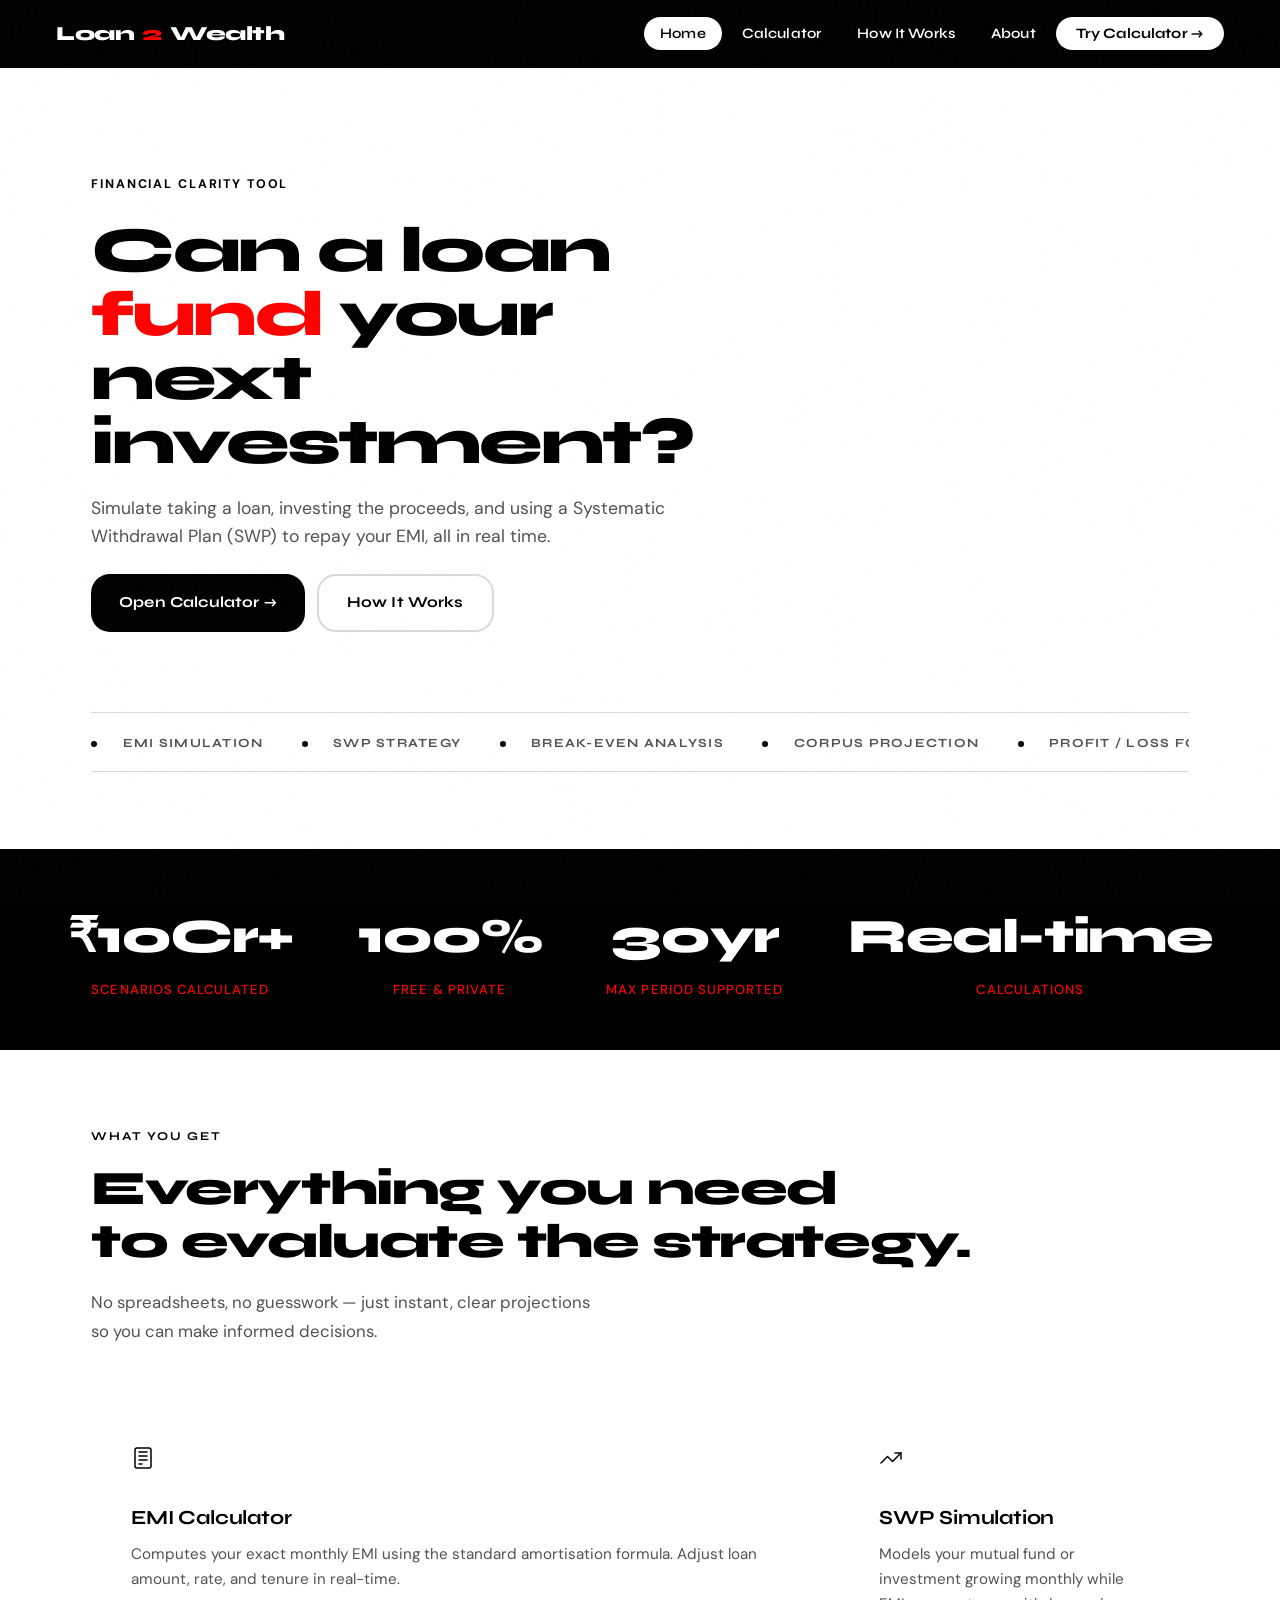
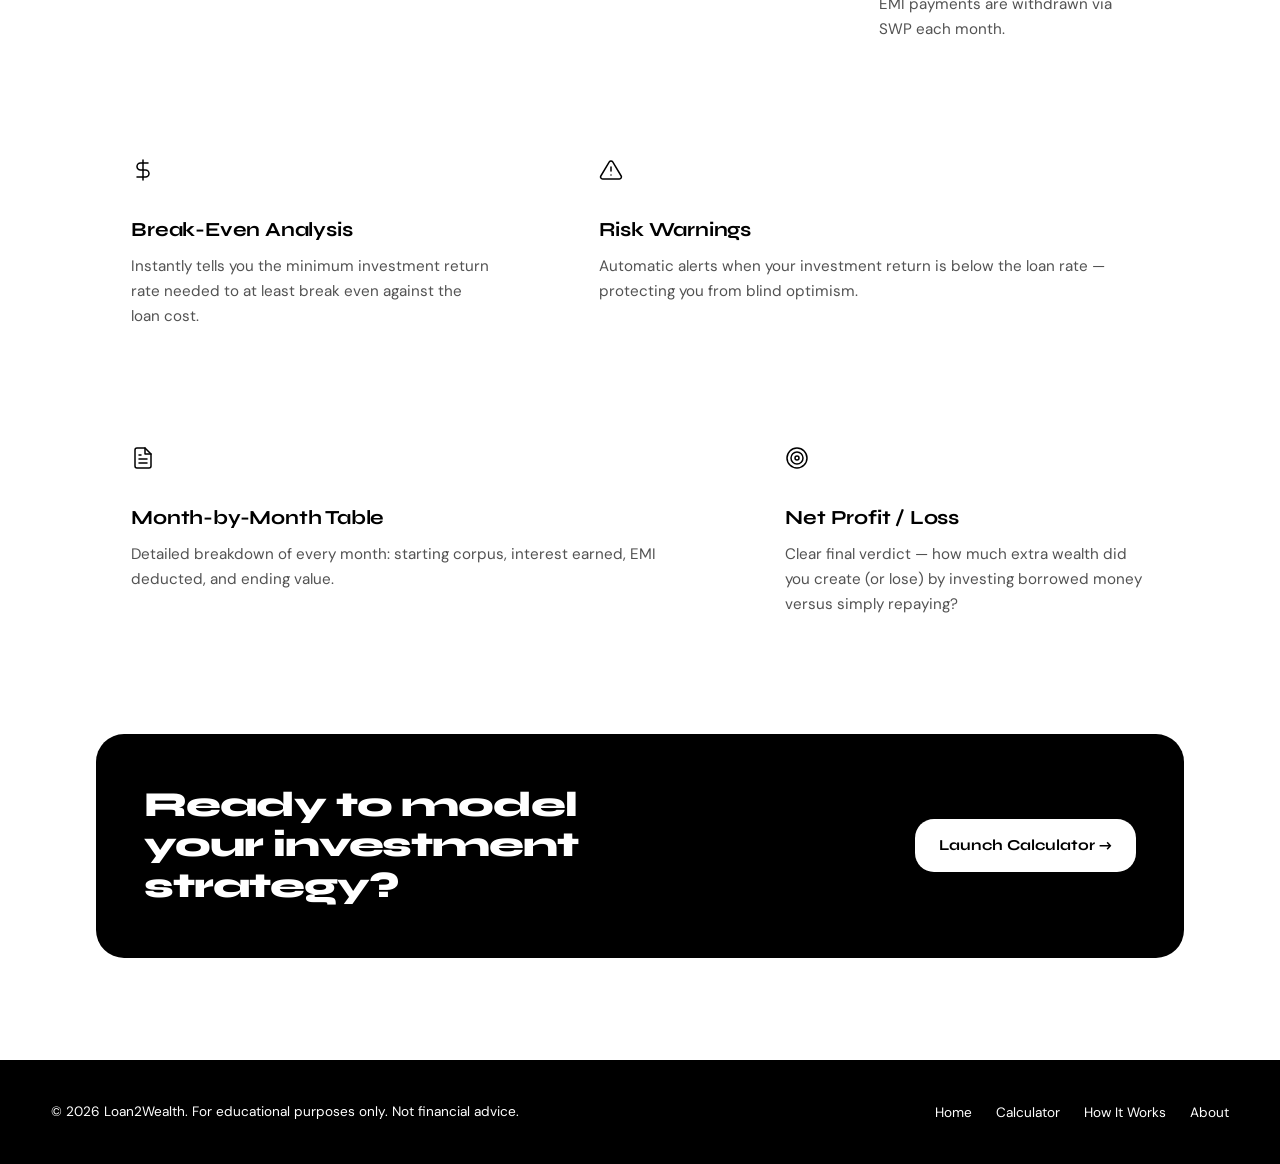
<file: index.html>
<!DOCTYPE html>
<html lang="en">

<head>
  <meta charset="UTF-8">
  <meta name="viewport" content="width=device-width, initial-scale=1.0">
  <title>Loan2Wealth — Loan-Funded Investment Calculator</title>
  <link rel="stylesheet" href="css/style.css">
  <link rel="stylesheet" href="css/home.css">
</head>

<body>

  <!-- ── NAV ─────────────────────────────────────────── -->
  <nav class="nav">
    <a href="index.html" class="nav-logo">Loan<span style="color: red;">2</span>Wealth</a>
    <button class="nav-toggle" id="navToggle" aria-label="Toggle menu">
      <span></span><span></span><span></span>
    </button>
    <ul class="nav-links" id="navLinks">
      <li><a href="index.html" class="active">Home</a></li>
      <li><a href="calculator.html">Calculator</a></li>
      <li><a href="how-it-works.html">How It Works</a></li>
      <li><a href="about.html">About</a></li>
      <li><a href="calculator.html" class="cta">Try Calculator →</a></li>
    </ul>
  </nav>

  <!-- ── HERO ────────────────────────────────────────── -->
  <div class="hero anim-fade-in">
    <div class="hero-content">
      <div class="hero-eyebrow">Financial Clarity Tool</div>
      <h1 class="hero-heading anim-fade-up delay-1">
        Can a loan <em>fund</em> your next investment?
      </h1>
      <p class="hero-sub anim-fade-up delay-2">
        Simulate taking a loan, investing the proceeds, and using a Systematic Withdrawal Plan (SWP) to repay your EMI,
        all in real time.
      </p>
      <div class="hero-actions anim-fade-up delay-3">
        <a href="calculator.html" class="btn btn-primary">Open Calculator →</a>
        <a href="how-it-works.html" class="btn btn-secondary">How It Works</a>
      </div>
    </div>

    <!-- Ticker -->
    <div class="hero-ticker">
      <div class="hero-ticker-inner">
        <span class="ticker-item"><span class="dot"></span> EMI Simulation</span>
        <span class="ticker-item"><span class="dot"></span> SWP Strategy</span>
        <span class="ticker-item"><span class="dot"></span> Break-Even Analysis</span>
        <span class="ticker-item"><span class="dot"></span> Corpus Projection</span>
        <span class="ticker-item"><span class="dot"></span> Profit / Loss Forecast</span>
        <span class="ticker-item"><span class="dot"></span> Interactive Charts</span>
        <!-- Duplicate for seamless loop -->
        <span class="ticker-item"><span class="dot"></span> EMI Simulation</span>
        <span class="ticker-item"><span class="dot"></span> SWP Strategy</span>
        <span class="ticker-item"><span class="dot"></span> Break-Even Analysis</span>
        <span class="ticker-item"><span class="dot"></span> Corpus Projection</span>
        <span class="ticker-item"><span class="dot"></span> Profit / Loss Forecast</span>
        <span class="ticker-item"><span class="dot"></span> Interactive Charts</span>
      </div>
    </div>
  </div>

  <!-- ── STATS ────────────────────────────────────────── -->
  <div class="stats-strip">
    <div class="stats-inner">
      <div class="stat-item reveal">
        <span class="stat-num">₹10Cr+</span>
        <span class="stat-label">Scenarios Calculated</span>
      </div>
      <div class="stat-item reveal">
        <span class="stat-num">100%</span>
        <span class="stat-label">Free & Private</span>
      </div>
      <div class="stat-item reveal">
        <span class="stat-num">30yr</span>
        <span class="stat-label">Max Period Supported</span>
      </div>
      <div class="stat-item reveal">
        <span class="stat-num">Real-time</span>
        <span class="stat-label">Calculations</span>
      </div>
    </div>
  </div>

  <!-- ── FEATURES ────────────────────────────────────── -->
  <section class="section">
    <div class="section-label">What You Get</div>
    <h2 class="section-title reveal">Everything you need<br>to evaluate the strategy.</h2>
    <p class="section-sub reveal">No spreadsheets, no guesswork — just instant, clear projections so you can make
      informed decisions.</p>

    <div class="features-grid" style="margin-top:3rem">
      <div class="feature-card span-8 reveal">
        <div class="feature-icon"><svg xmlns="http://www.w3.org/2000/svg" width="24" height="24" viewBox="0 0 24 24"
            fill="none" stroke="currentColor" stroke-width="1.5" stroke-linecap="round" stroke-linejoin="round">
            <rect x="4" y="2" width="16" height="20" rx="2" ry="2"></rect>
            <line x1="8" y1="6" x2="16" y2="6"></line>
            <line x1="8" y1="10" x2="16" y2="10"></line>
            <line x1="8" y1="14" x2="16" y2="14"></line>
            <line x1="8" y1="18" x2="11" y2="18"></line>
          </svg></div>
        <div class="feature-title">EMI Calculator</div>
        <div class="feature-desc">Computes your exact monthly EMI using the standard amortisation formula. Adjust loan
          amount, rate, and tenure in real-time.</div>
      </div>
      <div class="feature-card span-4 reveal">
        <div class="feature-icon"><svg xmlns="http://www.w3.org/2000/svg" width="24" height="24" viewBox="0 0 24 24"
            fill="none" stroke="currentColor" stroke-width="1.5" stroke-linecap="round" stroke-linejoin="round">
            <polyline points="22 7 13.5 15.5 8.5 10.5 2 17"></polyline>
            <polyline points="16 7 22 7 22 13"></polyline>
          </svg></div>
        <div class="feature-title">SWP Simulation</div>
        <div class="feature-desc">Models your mutual fund or investment growing monthly while EMI payments are withdrawn
          via SWP each month.</div>
      </div>
      <div class="feature-card span-5 reveal">
        <div class="feature-icon"><svg xmlns="http://www.w3.org/2000/svg" width="24" height="24" viewBox="0 0 24 24"
            fill="none" stroke="currentColor" stroke-width="1.5" stroke-linecap="round" stroke-linejoin="round">
            <path d="M12 2v20"></path>
            <path d="M17 5H9.5a3.5 3.5 0 0 0 0 7h5a3.5 3.5 0 0 1 0 7H6"></path>
          </svg></div>
        <div class="feature-title">Break-Even Analysis</div>
        <div class="feature-desc">Instantly tells you the minimum investment return rate needed to at least break even
          against the loan cost.</div>
      </div>
      <div class="feature-card span-7 reveal">
        <div class="feature-icon"><svg xmlns="http://www.w3.org/2000/svg" width="24" height="24" viewBox="0 0 24 24"
            fill="none" stroke="currentColor" stroke-width="1.5" stroke-linecap="round" stroke-linejoin="round">
            <path d="M10.29 3.86L1.82 18a2 2 0 0 0 1.71 3h16.94a2 2 0 0 0 1.71-3L13.71 3.86a2 2 0 0 0-3.42 0z"></path>
            <line x1="12" y1="9" x2="12" y2="13"></line>
            <line x1="12" y1="17" x2="12.01" y2="17"></line>
          </svg></div>
        <div class="feature-title">Risk Warnings</div>
        <div class="feature-desc">Automatic alerts when your investment return is below the loan rate — protecting you
          from blind optimism.</div>
      </div>
      <div class="feature-card span-7 reveal">
        <div class="feature-icon"><svg xmlns="http://www.w3.org/2000/svg" width="24" height="24" viewBox="0 0 24 24"
            fill="none" stroke="currentColor" stroke-width="1.5" stroke-linecap="round" stroke-linejoin="round">
            <path d="M14 2H6a2 2 0 0 0-2 2v16a2 2 0 0 0 2 2h12a2 2 0 0 0 2-2V8z"></path>
            <polyline points="14 2 14 8 20 8"></polyline>
            <line x1="16" y1="13" x2="8" y2="13"></line>
            <line x1="16" y1="17" x2="8" y2="17"></line>
            <polyline points="10 9 9 9 8 9"></polyline>
          </svg></div>
        <div class="feature-title">Month-by-Month Table</div>
        <div class="feature-desc">Detailed breakdown of every month: starting corpus, interest earned, EMI deducted, and
          ending value.</div>
      </div>
      <div class="feature-card span-5 reveal">
        <div class="feature-icon"><svg xmlns="http://www.w3.org/2000/svg" width="24" height="24" viewBox="0 0 24 24"
            fill="none" stroke="currentColor" stroke-width="1.5" stroke-linecap="round" stroke-linejoin="round">
            <circle cx="12" cy="12" r="10"></circle>
            <circle cx="12" cy="12" r="6"></circle>
            <circle cx="12" cy="12" r="2"></circle>
          </svg></div>
        <div class="feature-title">Net Profit / Loss</div>
        <div class="feature-desc">Clear final verdict — how much extra wealth did you create (or lose) by investing
          borrowed money versus simply repaying?</div>
      </div>
    </div>
  </section>

  <!-- ── CTA ──────────────────────────────────────────── -->
  <section style="padding:0 clamp(1.5rem,5vw,3.5rem) clamp(4rem,8vw,7rem); max-width:1200px; margin:0 auto;">
    <div class="cta-banner reveal">
      <h2>Ready to model your investment strategy?</h2>
      <a href="calculator.html" class="btn-white">Launch Calculator →</a>
    </div>
  </section>

  <!-- ── FOOTER ───────────────────────────────────────── -->
  <footer class="footer">
    <p class="footer-copy">© 2026 Loan2Wealth. For educational purposes only. Not financial advice.</p>
    <ul class="footer-links">
      <li><a href="index.html">Home</a></li>
      <li><a href="calculator.html">Calculator</a></li>
      <li><a href="how-it-works.html">How It Works</a></li>
      <li><a href="about.html">About</a></li>
    </ul>
  </footer>

  <script src="js/shared.js"></script>
</body>

</html>
</file>
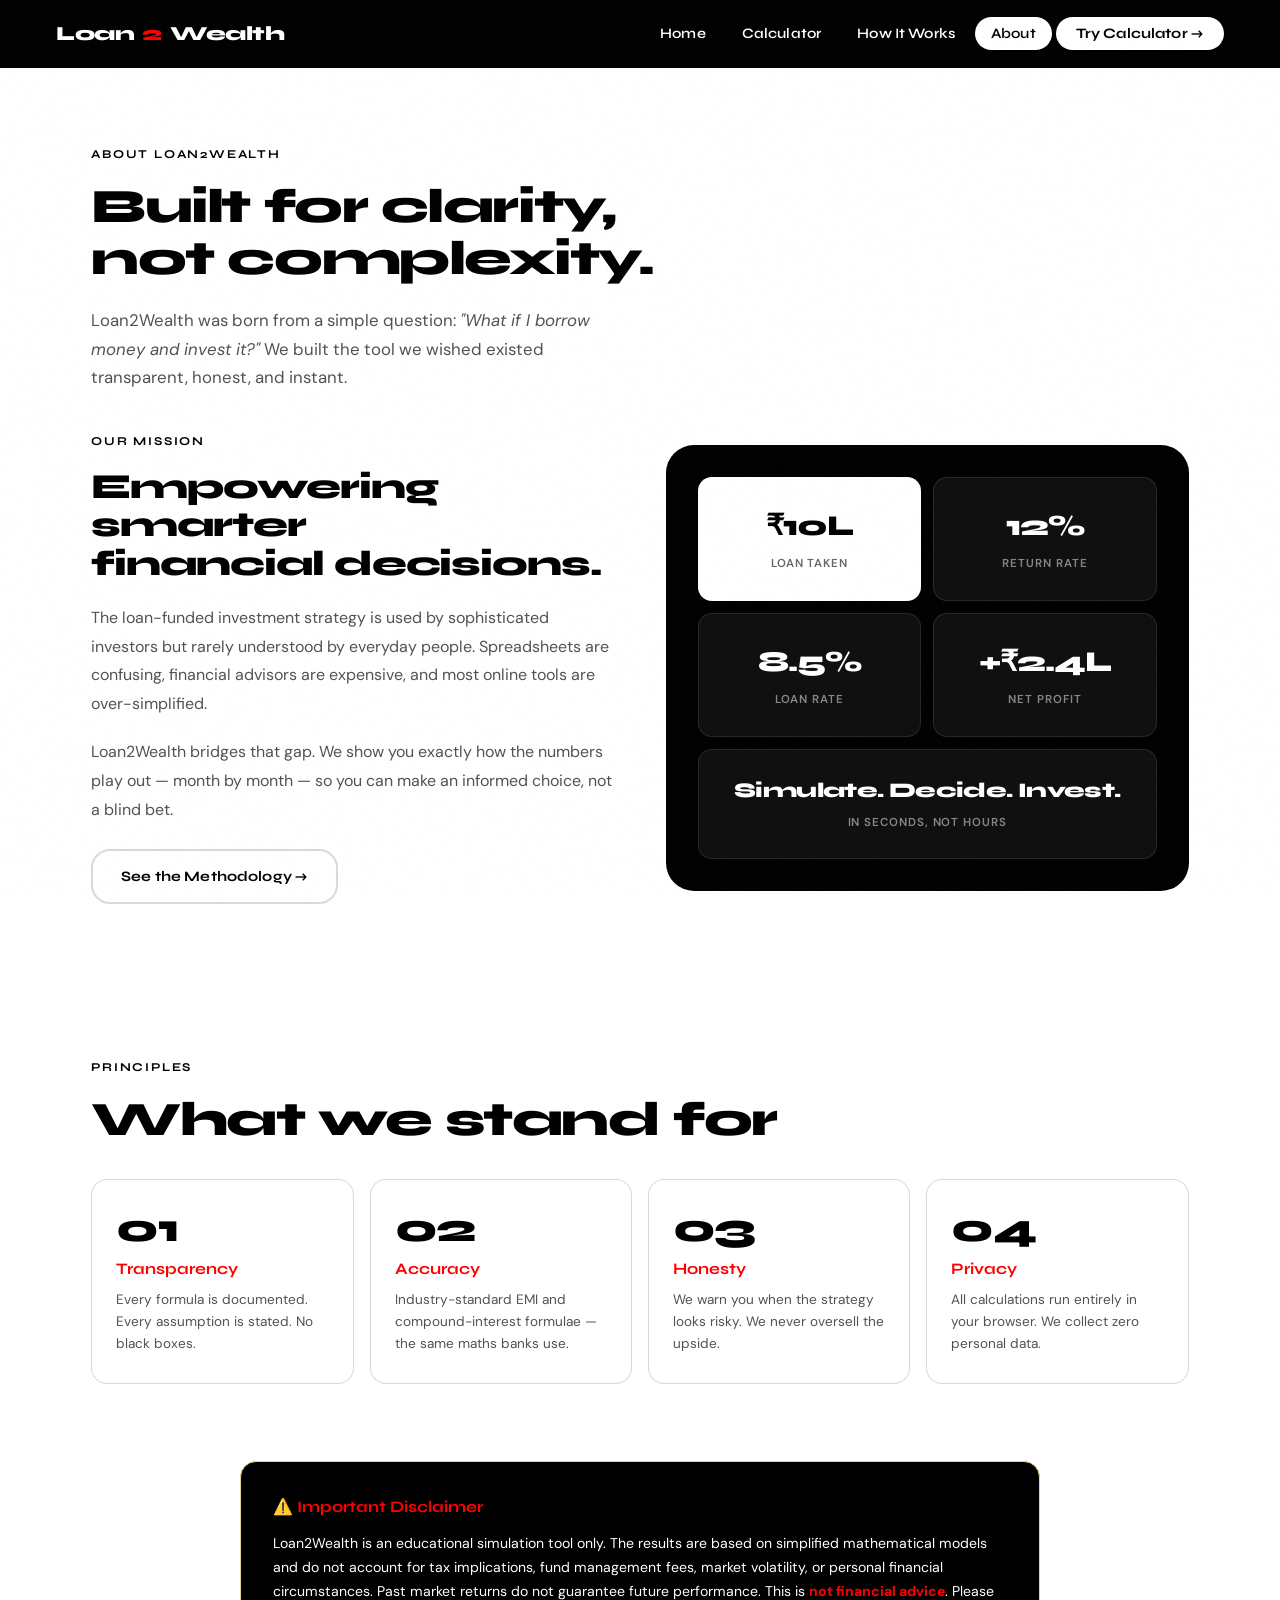
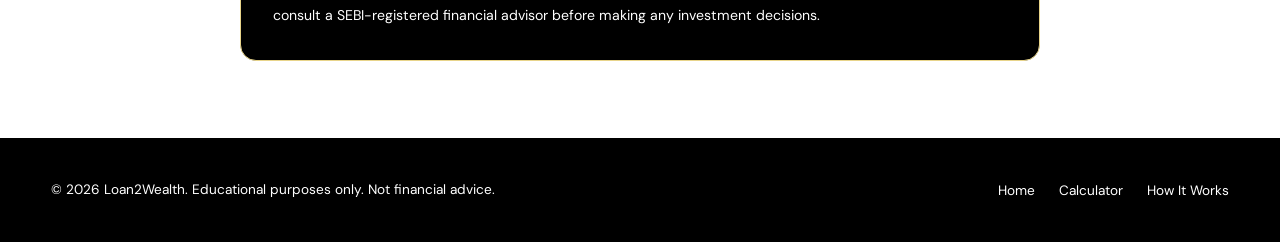
<file: about.html>
<!DOCTYPE html>
<html lang="en">

<head>
  <meta charset="UTF-8">
  <meta name="viewport" content="width=device-width, initial-scale=1.0">
  <title>About — Loan2Wealth</title>
  <link rel="stylesheet" href="css/style.css">
  <link rel="stylesheet" href="css/about.css">
</head>

<body>

  <!-- ── NAV ─────────────────────────────────────────── -->
  <nav class="nav">
    <a href="index.html" class="nav-logo">Loan<span style="color: red;">2</span>Wealth</a>
    <button class="nav-toggle" id="navToggle" aria-label="Toggle menu">
      <span></span><span></span><span></span>
    </button>
    <ul class="nav-links" id="navLinks">
      <li><a href="index.html">Home</a></li>
      <li><a href="calculator.html">Calculator</a></li>
      <li><a href="how-it-works.html">How It Works</a></li>
      <li><a href="about.html" class="active">About</a></li>
      <li><a href="calculator.html" class="cta">Try Calculator →</a></li>
    </ul>
  </nav>

  <!-- ── HERO ────────────────────────────────────────── -->
  <div class="about-hero anim-fade-up">
    <div class="section-label">About Loan2Wealth</div>
    <h1 class="section-title">Built for clarity,<br>not complexity.</h1>
    <p class="section-sub">
      Loan2Wealth was born from a simple question: <em>"What if I borrow money and invest it?"</em>
      We built the tool we wished existed transparent, honest, and instant.
    </p>
  </div>

  <!-- ── MISSION ──────────────────────────────────────── -->
  <section class="section" style="padding-top:1rem">
    <div class="mission-block">
      <!-- Visual -->
      <div class="mission-visual reveal">
        <div class="mission-visual-inner">
          <div class="vis-tile accent">
            <span class="num">₹10L</span>
            <span class="lbl">Loan Taken</span>
          </div>
          <div class="vis-tile">
            <span class="num">12%</span>
            <span class="lbl">Return Rate</span>
          </div>
          <div class="vis-tile">
            <span class="num">8.5%</span>
            <span class="lbl">Loan Rate</span>
          </div>
          <div class="vis-tile">
            <span class="num">+₹2.4L</span>
            <span class="lbl">Net Profit</span>
          </div>
          <div class="vis-tile tall">
            <span class="num" style="font-size:1.3rem;color:#fff;">Simulate. Decide. Invest.</span>
            <span class="lbl">in seconds, not hours</span>
          </div>
        </div>
      </div>

      <!-- Text -->
      <div class="reveal">
        <div class="section-label">Our Mission</div>
        <h2 class="section-title" style="font-size:clamp(1.6rem,3vw,2.2rem)">
          Empowering smarter<br>financial decisions.
        </h2>
        <p style="color:var(--muted);line-height:1.8;margin-bottom:1.2rem;">
          The loan-funded investment strategy is used by sophisticated investors but rarely
          understood by everyday people. Spreadsheets are confusing, financial advisors are
          expensive, and most online tools are over-simplified.
        </p>
        <p style="color:var(--muted);line-height:1.8;margin-bottom:1.5rem;">
          Loan2Wealth bridges that gap. We show you exactly how the numbers play out —
          month by month — so you can make an informed choice, not a blind bet.
        </p>
        <a href="how-it-works.html" class="btn btn-secondary" style="font-size:0.9rem;">See the Methodology →</a>
      </div>
    </div>
  </section>

  <!-- ── VALUES ────────────────────────────────────────── -->
  <section class="section">
    <div>
      <div class="section-label">Principles</div>
      <h2 class="section-title reveal">What we stand for</h2>
      <div class="values-grid reveal" style="margin-top:2rem">
        <div class="value-card">
          <div class="value-num">01</div>
          <div class="value-title">Transparency</div>
          <div class="value-desc">Every formula is documented. Every assumption is stated. No black boxes.</div>
        </div>
        <div class="value-card">
          <div class="value-num">02</div>
          <div class="value-title">Accuracy</div>
          <div class="value-desc">Industry-standard EMI and compound-interest formulae — the same maths banks use.</div>
        </div>
        <div class="value-card">
          <div class="value-num">03</div>
          <div class="value-title">Honesty</div>
          <div class="value-desc">We warn you when the strategy looks risky. We never oversell the upside.</div>
        </div>
        <div class="value-card">
          <div class="value-num">04</div>
          <div class="value-title">Privacy</div>
          <div class="value-desc">All calculations run entirely in your browser. We collect zero personal data.</div>
        </div>
      </div>
    </div>
  </section>



  <!-- ── DISCLAIMER ────────────────────────────────────── -->
  <section class="section" style="padding-top:0">
    <div class="disclaimer-box reveal">
      <h3>⚠️ Important Disclaimer</h3>
      <p>
        Loan2Wealth is an educational simulation tool only. The results are based on simplified mathematical models
        and do not account for tax implications, fund management fees, market volatility, or personal financial
        circumstances. Past market returns do not guarantee future performance. This is <strong>not financial
          advice</strong>.
        Please consult a SEBI-registered financial advisor before making any investment decisions.
      </p>
    </div>
  </section>

  <!-- ── FOOTER ───────────────────────────────────────── -->
  <footer class="footer">
    <p class="footer-copy">© 2026 Loan2Wealth. Educational purposes only. Not financial advice.</p>
    <ul class="footer-links">
      <li><a href="index.html">Home</a></li>
      <li><a href="calculator.html">Calculator</a></li>
      <li><a href="how-it-works.html">How It Works</a></li>
    </ul>
  </footer>

  <script src="js/shared.js"></script>
</body>

</html>
</file>
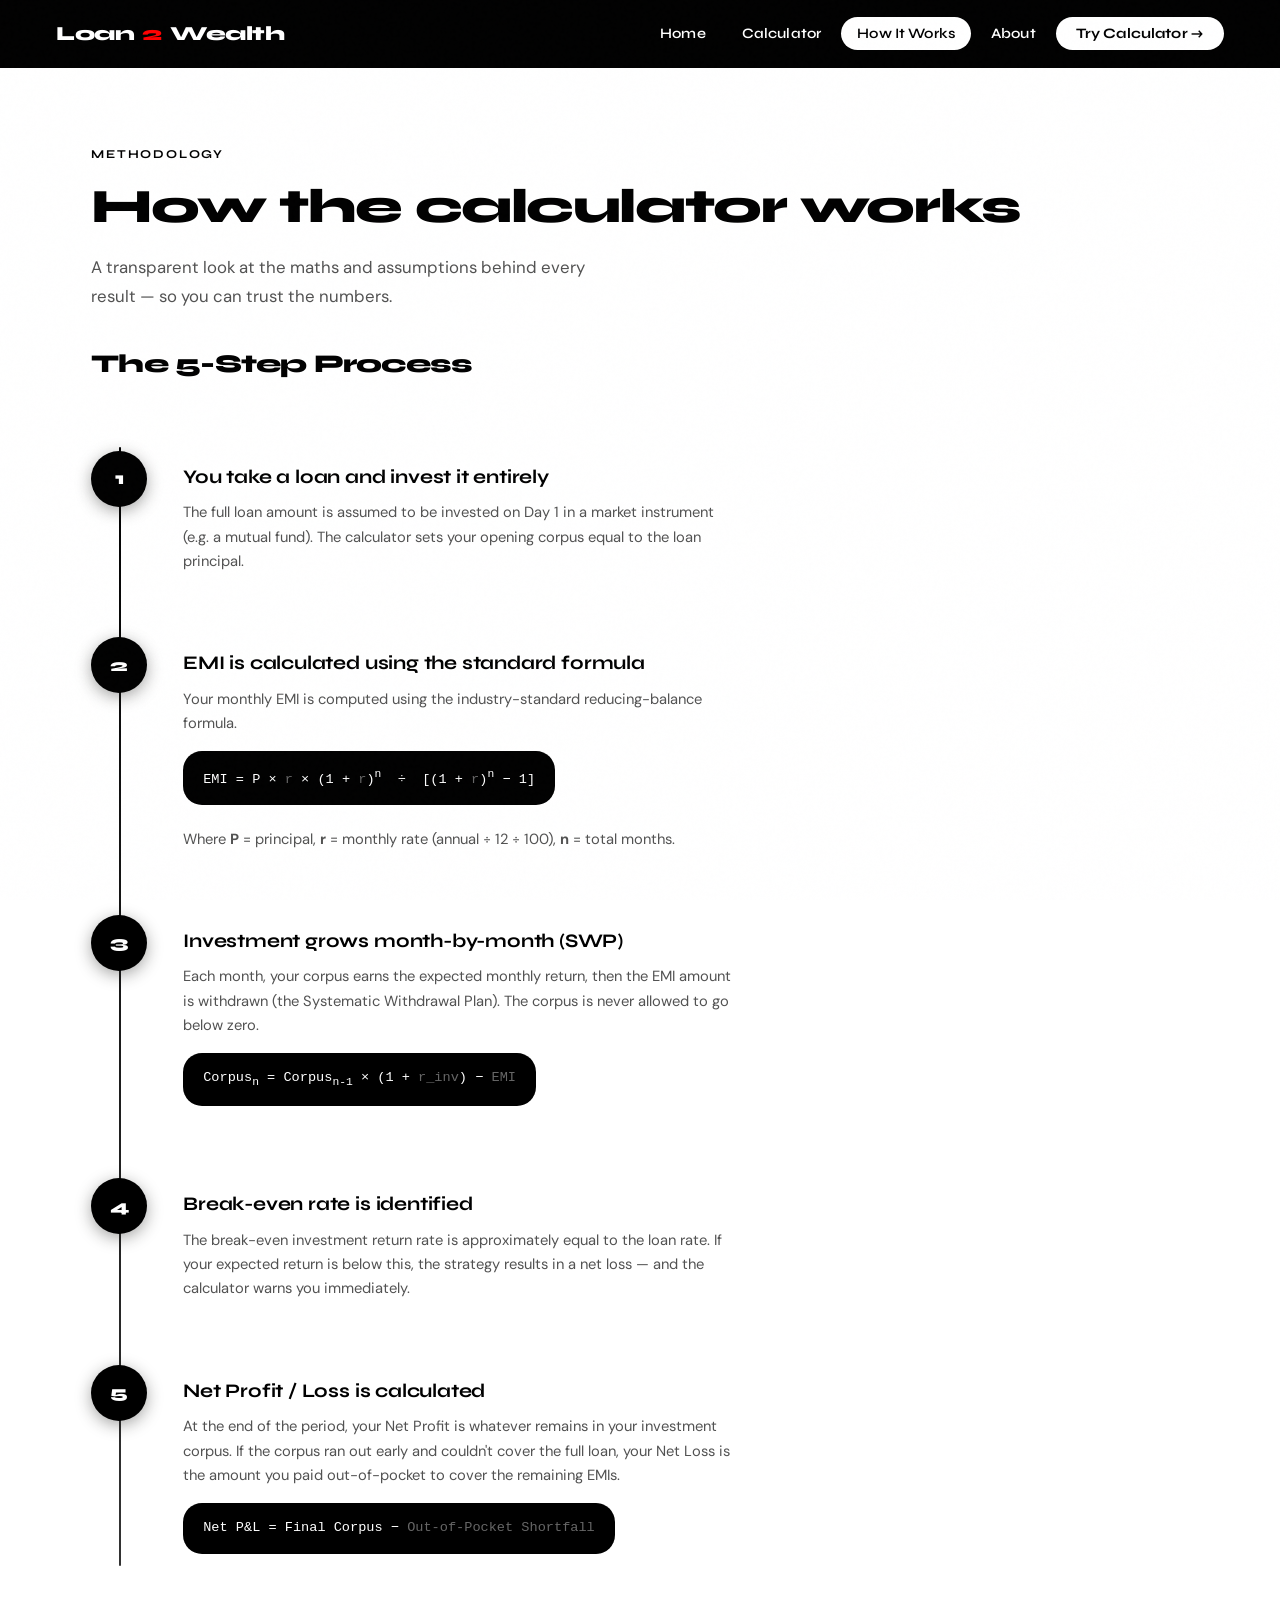
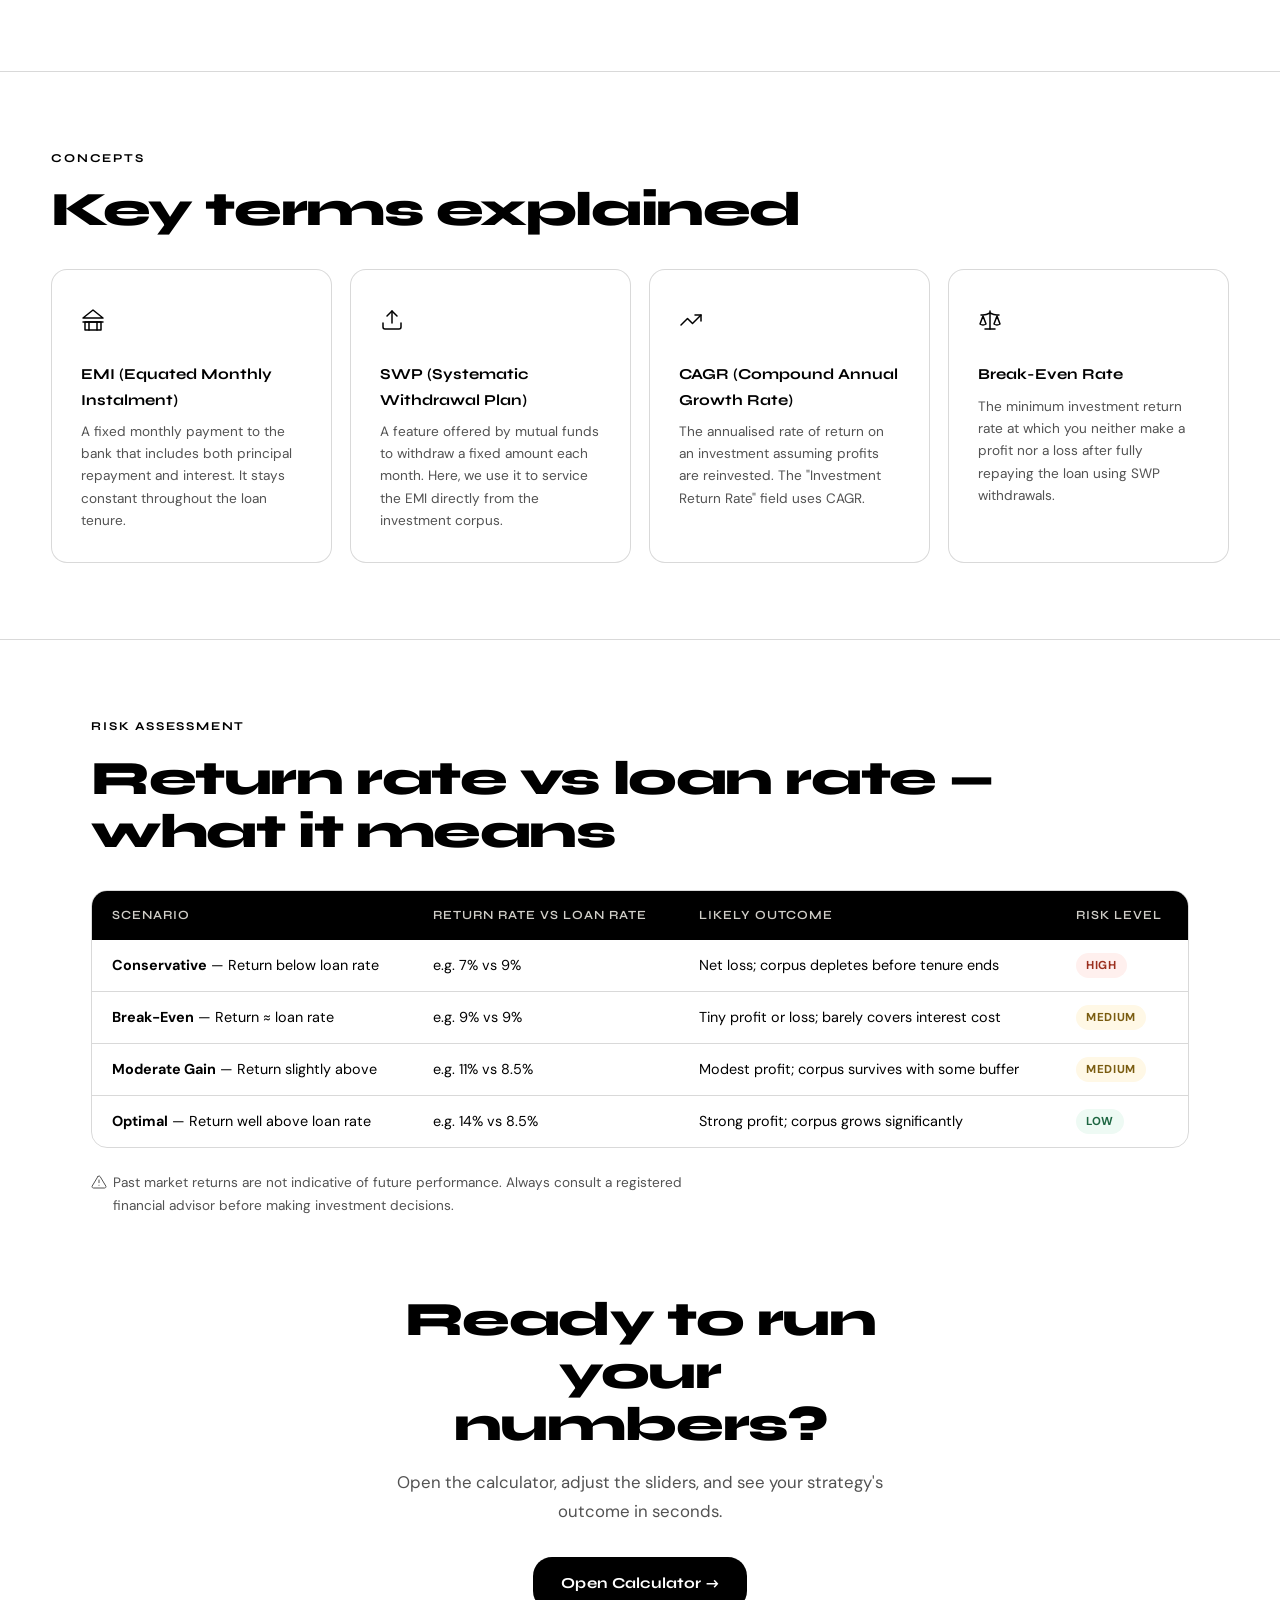
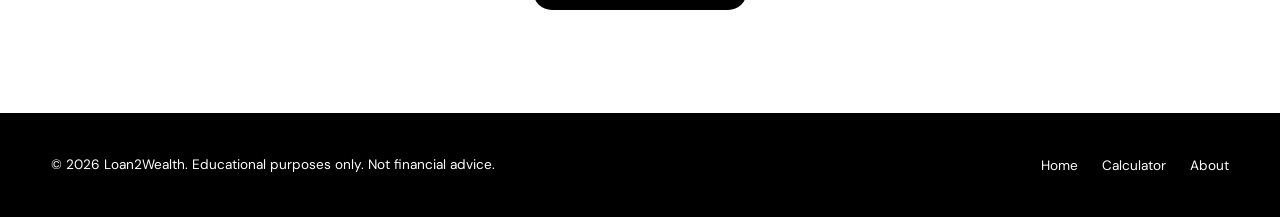
<file: how-it-works.html>
<!DOCTYPE html>
<html lang="en">

<head>
  <meta charset="UTF-8">
  <meta name="viewport" content="width=device-width, initial-scale=1.0">
  <title>How It Works — Loan2Wealth</title>
  <link rel="stylesheet" href="css/style.css">
  <link rel="stylesheet" href="css/how-it-works.css">
</head>

<body>

  <!-- ── NAV ─────────────────────────────────────────── -->
  <nav class="nav">
    <a href="index.html" class="nav-logo">Loan<span style="color: red;">2</span>Wealth</a>
    <button class="nav-toggle" id="navToggle" aria-label="Toggle menu">
      <span></span><span></span><span></span>
    </button>
    <ul class="nav-links" id="navLinks">
      <li><a href="index.html">Home</a></li>
      <li><a href="calculator.html">Calculator</a></li>
      <li><a href="how-it-works.html" class="active">How It Works</a></li>
      <li><a href="about.html">About</a></li>
      <li><a href="calculator.html" class="cta">Try Calculator →</a></li>
    </ul>
  </nav>

  <!-- ── HERO ────────────────────────────────────────── -->
  <div class="how-hero anim-fade-up">
    <div class="section-label">Methodology</div>
    <h1 class="section-title">How the calculator works</h1>
    <p class="section-sub">A transparent look at the maths and assumptions behind every result — so you can trust the
      numbers.</p>
  </div>

  <!-- ── STEPS ────────────────────────────────────────── -->
  <section class="section" style="padding-top:1rem">
    <h2 class="section-title reveal" style="font-size:1.6rem;margin-bottom:2.5rem">The 5-Step Process</h2>

    <div class="steps-list">

      <div class="step-item reveal">
        <div class="step-num">1</div>
        <div class="step-body">
          <div class="step-title">You take a loan and invest it entirely</div>
          <div class="step-desc">
            The full loan amount is assumed to be invested on Day 1 in a market instrument
            (e.g. a mutual fund). The calculator sets your opening corpus equal to the loan principal.
          </div>
        </div>
      </div>

      <div class="step-item reveal">
        <div class="step-num">2</div>
        <div class="step-body">
          <div class="step-title">EMI is calculated using the standard formula</div>
          <div class="step-desc">
            Your monthly EMI is computed using the industry-standard reducing-balance formula.
          </div>
          <div class="step-formula">
            EMI = P × <span class="hl">r</span> × (1 + <span class="hl">r</span>)<sup>n</sup>
            &nbsp;÷&nbsp; [(1 + <span class="hl">r</span>)<sup>n</sup> − 1]
          </div>
          <div class="step-desc" style="margin-top:0.8rem">
            Where <strong>P</strong> = principal, <strong>r</strong> = monthly rate (annual ÷ 12 ÷ 100),
            <strong>n</strong> = total months.
          </div>
        </div>
      </div>

      <div class="step-item reveal">
        <div class="step-num">3</div>
        <div class="step-body">
          <div class="step-title">Investment grows month-by-month (SWP)</div>
          <div class="step-desc">
            Each month, your corpus earns the expected monthly return, then the EMI amount is withdrawn (the Systematic
            Withdrawal Plan). The corpus is never allowed to go below zero.
          </div>
          <div class="step-formula">
            Corpus<sub>n</sub> = Corpus<sub>n-1</sub> × (1 + <span class="hl">r_inv</span>) − <span
              class="hl">EMI</span>
          </div>
        </div>
      </div>

      <div class="step-item reveal">
        <div class="step-num">4</div>
        <div class="step-body">
          <div class="step-title">Break-even rate is identified</div>
          <div class="step-desc">
            The break-even investment return rate is approximately equal to the loan rate.
            If your expected return is below this, the strategy results in a net loss — and the calculator warns you
            immediately.
          </div>
        </div>
      </div>

      <div class="step-item reveal">
        <div class="step-num">5</div>
        <div class="step-body">
          <div class="step-title">Net Profit / Loss is calculated</div>
          <div class="step-desc">
            At the end of the period, your Net Profit is whatever remains in your investment corpus. If the corpus ran out early and couldn't cover the full loan, your Net Loss is the amount you paid out-of-pocket to cover the remaining EMIs.
          </div>
          <div class="step-formula">
            Net P&L = Final Corpus − <span class="hl">Out-of-Pocket Shortfall</span>
          </div>
        </div>
      </div>

    </div>
  </section>

  <!-- ── KEY CONCEPTS ─────────────────────────────────── -->
  <section class="section"
    style="background: #fff; border-top:1px solid var(--border); border-bottom:1px solid var(--border); max-width:100%;">
    <div style="max-width:1200px;margin:0 auto;">
      <div class="section-label">Concepts</div>
      <h2 class="section-title reveal">Key terms explained</h2>
      <div class="concept-grid" style="margin-top:2rem">
        <div class="concept-card reveal">
          <div class="concept-icon"><svg xmlns="http://www.w3.org/2000/svg" width="24" height="24" viewBox="0 0 24 24"
              fill="none" stroke="currentColor" stroke-width="1.5" stroke-linecap="round" stroke-linejoin="round">
              <rect x="4" y="14" width="16" height="8"></rect>
              <path d="M2 14h20"></path>
              <path d="M12 2l10 8H2z"></path>
              <line x1="8" y1="14" x2="8" y2="22"></line>
              <line x1="16" y1="14" x2="16" y2="22"></line>
            </svg></div>
          <div class="concept-title">EMI (Equated Monthly Instalment)</div>
          <div class="concept-desc">A fixed monthly payment to the bank that includes both principal repayment and
            interest. It stays constant throughout the loan tenure.</div>
        </div>
        <div class="concept-card reveal">
          <div class="concept-icon"><svg xmlns="http://www.w3.org/2000/svg" width="24" height="24" viewBox="0 0 24 24"
              fill="none" stroke="currentColor" stroke-width="1.5" stroke-linecap="round" stroke-linejoin="round">
              <path d="M21 15v4a2 2 0 0 1-2 2H5a2 2 0 0 1-2-2v-4"></path>
              <polyline points="17 8 12 3 7 8"></polyline>
              <line x1="12" y1="3" x2="12" y2="15"></line>
            </svg></div>
          <div class="concept-title">SWP (Systematic Withdrawal Plan)</div>
          <div class="concept-desc">A feature offered by mutual funds to withdraw a fixed amount each month. Here, we
            use it to service the EMI directly from the investment corpus.</div>
        </div>
        <div class="concept-card reveal">
          <div class="concept-icon"><svg xmlns="http://www.w3.org/2000/svg" width="24" height="24" viewBox="0 0 24 24"
              fill="none" stroke="currentColor" stroke-width="1.5" stroke-linecap="round" stroke-linejoin="round">
              <polyline points="22 7 13.5 15.5 8.5 10.5 2 17"></polyline>
              <polyline points="16 7 22 7 22 13"></polyline>
            </svg></div>
          <div class="concept-title">CAGR (Compound Annual Growth Rate)</div>
          <div class="concept-desc">The annualised rate of return on an investment assuming profits are reinvested. The
            "Investment Return Rate" field uses CAGR.</div>
        </div>
        <div class="concept-card reveal">
          <div class="concept-icon"><svg xmlns="http://www.w3.org/2000/svg" width="24" height="24" viewBox="0 0 24 24"
              fill="none" stroke="currentColor" stroke-width="1.5" stroke-linecap="round" stroke-linejoin="round">
              <path d="M16 16l3-8 3 8c-.87.65-1.92 1-3 1s-2.13-.35-3-1Z"></path>
              <path d="M2 16l3-8 3 8c-.87.65-1.92 1-3 1s-2.13-.35-3-1Z"></path>
              <path d="M7 21h10"></path>
              <path d="M12 3v18"></path>
              <path d="M3 7h2c2 0 5-1 7-2 2 1 5 2 7 2h2"></path>
            </svg></div>
          <div class="concept-title">Break-Even Rate</div>
          <div class="concept-desc">The minimum investment return rate at which you neither make a profit nor a loss
            after fully repaying the loan using SWP withdrawals.</div>
        </div>
      </div>
    </div>
  </section>

  <!-- ── RISK TABLE ────────────────────────────────────── -->
  <section class="section">
    <div class="section-label">Risk Assessment</div>
    <h2 class="section-title reveal">Return rate vs loan rate — what it means</h2>

    <div class="risk-table-wrap reveal" style="margin-top:2rem">
      <table class="risk-table">
        <thead>
          <tr>
            <th>Scenario</th>
            <th>Return Rate vs Loan Rate</th>
            <th>Likely Outcome</th>
            <th>Risk Level</th>
          </tr>
        </thead>
        <tbody>
          <tr>
            <td><strong>Conservative</strong> — Return below loan rate</td>
            <td>e.g. 7% vs 9%</td>
            <td>Net loss; corpus depletes before tenure ends</td>
            <td><span class="tag tag-high">High</span></td>
          </tr>
          <tr>
            <td><strong>Break-Even</strong> — Return ≈ loan rate</td>
            <td>e.g. 9% vs 9%</td>
            <td>Tiny profit or loss; barely covers interest cost</td>
            <td><span class="tag tag-med">Medium</span></td>
          </tr>
          <tr>
            <td><strong>Moderate Gain</strong> — Return slightly above</td>
            <td>e.g. 11% vs 8.5%</td>
            <td>Modest profit; corpus survives with some buffer</td>
            <td><span class="tag tag-med">Medium</span></td>
          </tr>
          <tr>
            <td><strong>Optimal</strong> — Return well above loan rate</td>
            <td>e.g. 14% vs 8.5%</td>
            <td>Strong profit; corpus grows significantly</td>
            <td><span class="tag tag-low">Low</span></td>
          </tr>
        </tbody>
      </table>
    </div>

    <p style="margin-top:1.5rem; font-size:0.85rem; color:var(--muted); max-width:640px; display: flex; align-items: flex-start; gap: 6px;"
      class="reveal">
      <svg style="flex-shrink: 0; margin-top:2px;" xmlns="http://www.w3.org/2000/svg" width="16" height="16"
        viewBox="0 0 24 24" fill="none" stroke="currentColor" stroke-width="1.5" stroke-linecap="round"
        stroke-linejoin="round">
        <path d="M10.29 3.86L1.82 18a2 2 0 0 0 1.71 3h16.94a2 2 0 0 0 1.71-3L13.71 3.86a2 2 0 0 0-3.42 0z"></path>
        <line x1="12" y1="9" x2="12" y2="13"></line>
        <line x1="12" y1="17" x2="12.01" y2="17"></line>
      </svg>
      <span>Past market returns are not indicative of future performance. Always consult a registered financial advisor
        before making investment decisions.</span>
    </p>
  </section>

  <!-- ── CTA ──────────────────────────────────────────── -->
  <section style="padding:0 clamp(1.5rem,5vw,3.5rem) clamp(4rem,8vw,7rem); max-width:1200px; margin:0 auto;">
    <div style="text-align:center;" class="reveal">
      <h2 class="section-title" style="max-width:480px;margin:0 auto 1rem;">Ready to run your numbers?</h2>
      <p class="section-sub" style="margin:0 auto 2rem;">Open the calculator, adjust the sliders, and see your
        strategy's outcome in seconds.</p>
      <a href="calculator.html" class="btn btn-primary">Open Calculator →</a>
    </div>
  </section>

  <!-- ── FOOTER ───────────────────────────────────────── -->
  <footer class="footer">
    <p class="footer-copy">© 2026 Loan2Wealth. Educational purposes only. Not financial advice.</p>
    <ul class="footer-links">
      <li><a href="index.html">Home</a></li>
      <li><a href="calculator.html">Calculator</a></li>
      <li><a href="about.html">About</a></li>
    </ul>
  </footer>

  <script src="js/shared.js"></script>
</body>

</html>
</file>
<file: css/style.css>
@import url('https://fonts.googleapis.com/css2?family=Syne:wght@400;600;700;800&family=DM+Sans:ital,wght@0,300;0,400;0,500;1,300&display=swap');

/* =========================================================================
   1. VARIABLES & THEMING
   ========================================================================= */
:root {
  /* Colors */
  --ink: #000000;
  --paper: #ffffff;
  --accent: #000000;
  --accent2: #333333;
  --gold: #666666;
  --muted: #525252;
  --card-bg: #ffffff;
  --border: rgba(0, 0, 0, 0.15);

  /* Typography */
  --font-display: 'Syne', sans-serif;
  --font-body: 'DM Sans', sans-serif;

  /* Border Radius */
  --radius-sm: 19px;
  --radius-md: 16px;
  --radius-lg: 28px;

  /* Shadows */
  --shadow-sm: 0 4px 20px rgba(0, 0, 0, 0.04);
  --shadow-md: 0 12px 40px rgba(0, 0, 0, 0.08);
  --shadow-lg: 0 24px 80px rgba(0, 0, 0, 0.12);
}

/* =========================================================================
   2. RESET & BASE STYLES
   ========================================================================= */
*,
*::before,
*::after {
  box-sizing: border-box;
  margin: 0;
  padding: 0;
}

html {
  scroll-behavior: smooth;
}

body {
  min-height: 100vh;
  overflow-x: hidden;
  font-family: var(--font-body);
  font-size: 1rem;
  line-height: 1.65;
  color: var(--ink);
  background: var(--paper);
}

/* Grain overlay */
body::before {
  content: '';
  position: fixed;
  inset: 0;
  z-index: 9999;
  pointer-events: none;
  background-image: url("data:image/svg+xml,%3Csvg viewBox='0 0 256 256' xmlns='http://www.w3.org/2000/svg'%3E%3Cfilter id='noise'%3E%3CfeTurbulence type='fractalNoise' baseFrequency='0.9' numOctaves='4' stitchTiles='stitch'/%3E%3C/filter%3E%3Crect width='100%25' height='100%25' filter='url(%23noise)' opacity='0.04'/%3E%3C/svg%3E");
  opacity: 0.4;
}

/* =========================================================================
   3. LAYOUT & UTILITIES
   ========================================================================= */
/* Page wrapper */
.page {
  min-height: 100vh;
}

/* Section utilities */
.section {
  max-width: 1200px;
  margin: 0 auto;
  padding: clamp(2.5rem, 6vw, 7rem) clamp(1.25rem, 4vw, 3.5rem);
}

@media (max-width: 500px) {
  .section {
    padding: 2rem 1rem;
  }
}

.section-label {
  margin-bottom: 1rem;
  font-family: var(--font-display);
  font-size: 0.75rem;
  font-weight: 700;
  color: var(--accent);
  text-transform: uppercase;
  letter-spacing: 0.15em;
}

.section-title {
  margin-bottom: 1.25rem;
  font-family: var(--font-display);
  font-size: clamp(2rem, 4vw, 3rem);
  font-weight: 800;
  line-height: 1.1;
  color: var(--ink);
  letter-spacing: -0.03em;
}

.section-sub {
  max-width: 520px;
  font-size: 1.05rem;
  line-height: 1.7;
  color: var(--muted);
}

/* Divider */
.divider {
  width: calc(100% - clamp(3rem, 10vw, 7rem));
  height: 1px;
  margin: 0 clamp(1.5rem, 5vw, 3.5rem);
  background: var(--border);
}

/* =========================================================================
   4. COMPONENTS
   ========================================================================= */
/* Cards */
.card {
  padding: clamp(1.25rem, 4vw, 2rem);
  border: 1px solid var(--border);
  border-radius: var(--radius-lg);
  background: var(--card-bg);
  box-shadow: var(--shadow-sm);
  transition: transform 0.3s, box-shadow 0.3s;
}

.card:hover {
  transform: translateY(-3px);
  box-shadow: var(--shadow-md);
}

@media (max-width: 500px) {
  .card {
    padding: 1rem;
    border-radius: var(--radius-md);
  }
}

/* Buttons */
.btn {
  display: inline-flex;
  align-items: center;
  gap: 8px;
  padding: clamp(10px, 2vw, 14px) clamp(16px, 4vw, 28px);
  border: none;
  border-radius: var(--radius-sm);
  font-family: var(--font-display);
  font-size: clamp(0.85rem, 2vw, 0.95rem);
  font-weight: 700;
  letter-spacing: 0.01em;
  text-decoration: none;
  cursor: pointer;
  transition: all 0.2s;
}

@media (max-width: 500px) {
  .btn {
    width: 100%;
    justify-content: center;
    padding: 12px 16px;
  }
}

.btn-primary {
  color: #fff;
  background: var(--accent);
}

.btn-primary:hover {
  transform: translateY(-2px);
  background: #333333;
  box-shadow: 0 8px 24px rgba(0, 0, 0, 0.35);
}

.btn-secondary {
  border: 2px solid var(--border);
  color: var(--ink);
  background: transparent;
}

.btn-secondary:hover {
  border-color: var(--ink);
  color: var(--paper);
  background: var(--ink);
}

/* =========================================================================
   5. NAVIGATION
   ========================================================================= */
.nav {
  display: flex;
  position: sticky;
  top: 0;
  z-index: 100;
  align-items: center;
  justify-content: space-between;
  height: 68px;
  padding: 0 clamp(1.5rem, 5vw, 3.5rem);
  border-bottom: 1px solid var(--border);
  background: black;
  backdrop-filter: blur(16px);
}

.nav-logo {
  display: flex;
  align-items: center;
  gap: 8px;
  font-family: var(--font-display);
  font-size: 1.25rem;
  font-weight: 800;
  color: white;
  text-decoration: none;
  letter-spacing: -0.02em;
}

.nav-links {
  display: flex;
  align-items: center;
  gap: 4px;
  list-style: none;
}

.nav-links a {
  padding: 8px 16px;
  border-radius: var(--radius-sm);
  font-family: var(--font-display);
  font-size: 0.9rem;
  font-weight: 600;
  color: white;
  text-decoration: none;
  letter-spacing: 0.01em;
  transition: color 0.2s, background 0.2s;
}

.nav-links a:hover,
.nav-links a.active {
  color: var(--ink);
  background: white;
}

.nav-links a.cta {
  padding: 8px 20px;
  font-weight: bolder;
  color: black;
  background: white;
}

.nav-links a.cta:hover {
  font-weight: bolder;
  color: #fff;
  background: red;
}

/* Hamburger Toggle (Mobile) */
.nav-toggle {
  display: none;
  flex-direction: column;
  align-items: center;
  justify-content: center;
  gap: 4px;
  z-index: 1001;
  width: 44px;
  height: 44px;
  padding: 8px;
  border: none;
  border-radius: 6px;
  background: none;
  cursor: pointer;
  transition: background 0.2s ease;
}

.nav-toggle span {
  display: block;
  width: 24px;
  height: 2px;
  background: white;
  transform-origin: center;
  transition: all 0.3s ease;
}

.nav-toggle:hover span {
  background: white;
}

.nav-toggle.active span {
  background: red;
}

.nav-toggle.active span:nth-child(1) {
  transform: translateY(8px) rotate(45deg);
}

.nav-toggle.active span:nth-child(2) {
  opacity: 0;
}

.nav-toggle.active span:nth-child(3) {
  transform: translateY(-8px) rotate(-45deg);
}

/* Nav Media Queries */
@media (max-width: 768px) {
  .nav {
    padding: 0 clamp(1rem, 3vw, 1.5rem);
  }

  .nav-toggle {
    display: flex;
  }

  .nav-links {
    display: none;
    flex-direction: column;
    position: fixed;
    top: 68px;
    right: 0;
    left: 0;
    z-index: 1000;
    max-height: calc(100vh - 68px);
    padding: 1rem 0;
    gap: 1rem;
    border-bottom: 1px solid var(--border);
    background: rgb(0, 0, 0);
    overflow-y: auto;
    -webkit-overflow-scrolling: touch;
  }

  .nav-links.open {
    display: flex;
  }

  .nav-links a {
    display: flex;
    align-items: center;
    justify-content: center;
    width: 100%;
    min-height: 40px;
    padding: 5px 1rem;
    border-bottom: 1px solid rgba(255, 255, 255, 0.05);
    border-radius: 19px;
    font-size: 0.9rem;
    text-align: center;
    transition: background 0.2s;
  }

  .nav-links a:hover,
  .nav-links a.active {
    color: rgb(0, 0, 0);
    background: rgb(255, 255, 255);
  }

  .nav-links a.cta {
    width: auto;
    margin: 0.5rem 1rem;
    border: none;
  }
}

@media (max-width: 500px) {
  .nav {
    height: 60px;
    padding: 0 0.75rem;
  }

  .nav-logo {
    font-size: 1rem;
  }

  .nav-links {
    top: 60px;
    padding: 0.75rem 0;
  }

  .nav-links a {
    padding: 12px 0.75rem;
    font-size: 0.85rem;
  }
}

/* =========================================================================
   6. FOOTER
   ========================================================================= */
.footer {
  display: flex;
  flex-wrap: wrap;
  align-items: center;
  justify-content: space-between;
  gap: 1rem;
  padding: clamp(1.5rem, 3vw, 2.5rem) clamp(1rem, 4vw, 3.5rem);
  border-top: 1px solid var(--border);
  background-color: #000000;
}

@media (max-width: 600px) {
  .footer {
    flex-direction: column;
    gap: 1.25rem;
    text-align: center;
  }
}

.footer-copy {
  font-size: clamp(0.8rem, 1.5vw, 0.85rem);
  color: white;
}

.footer-links {
  display: flex;
  flex-wrap: wrap;
  justify-content: center;
  gap: clamp(1rem, 2vw, 1.5rem);
  list-style: none;
}

@media (max-width: 600px) {
  .footer-links {
    width: 100%;
  }
}

.footer-links a {
  font-size: clamp(0.8rem, 1.5vw, 0.85rem);
  color: white;
  text-decoration: none;
  transition: color 0.2s;
}

.footer-links a:hover {
  color: red;
}

/* =========================================================================
   7. ANIMATIONS
   ========================================================================= */
@keyframes fadeUp {
  from {
    transform: translateY(24px);
    opacity: 0;
  }
  to {
    transform: translateY(0);
    opacity: 1;
  }
}

@keyframes fadeIn {
  from {
    opacity: 0;
  }
  to {
    opacity: 1;
  }
}

.anim-fade-up {
  animation: fadeUp 0.6s ease both;
}

.anim-fade-in {
  animation: fadeIn 0.5s ease both;
}

.delay-1 {
  animation-delay: 0.1s;
}

.delay-2 {
  animation-delay: 0.2s;
}

.delay-3 {
  animation-delay: 0.3s;
}

.delay-4 {
  animation-delay: 0.4s;
}

.delay-5 {
  animation-delay: 0.5s;
}
</file>
<file: css/home.css>
/* =========================================================================
   HOME PAGE STYLES
   ========================================================================= */

/* ─── 1. Hero Section ────────────────────────────── */
.hero {
  display: grid;
  position: relative;
  grid-template-columns: 1.2fr 0.8fr;
  align-items: center;
  gap: 3rem;
  max-width: 1200px;
  margin: 0 auto;
  padding: clamp(3rem, 8vw, 9rem) clamp(1rem, 4vw, 3.5rem) clamp(2.5rem, 6vw, 7rem);
  overflow: visible;
}

@media (max-width: 900px) {
  .hero {
    grid-template-columns: 1fr;
    text-align: center;
  }
}

@media (max-width: 500px) {
  .hero {
    gap: 1.5rem;
    padding: 2rem 1rem;
  }
}

.hero-eyebrow {
  display: inline-flex;
  align-items: center;
  gap: 8px;
  margin-bottom: 1.5rem;
  font-size: 0.78rem;
  font-weight: 700;
  color: var(--ink);
  text-transform: uppercase;
  letter-spacing: 0.15em;
}

@media (max-width: 900px) {
  .hero-eyebrow {
    justify-content: center;
  }
}

.hero-heading {
  max-width: 100%;
  margin-bottom: 1.2rem;
  font-family: var(--font-display);
  font-size: clamp(1.75rem, 5vw, 5.5rem);
  font-weight: 800;
  line-height: 1.0;
  color: var(--ink);
  letter-spacing: -0.04em;
}

.hero-heading em {
  font-style: normal;
  color: red;
}

.hero-sub {
  max-width: 100%;
  margin-bottom: 1.5rem;
  font-size: clamp(0.95rem, 2vw, 1.1rem);
  line-height: 1.6;
  color: var(--muted);
}

@media (max-width: 900px) {
  .hero-sub {
    margin: 0 auto 1.5rem;
  }
}

.hero-actions {
  display: flex;
  flex-wrap: wrap;
  gap: 12px;
}

@media (max-width: 900px) {
  .hero-actions {
    justify-content: center;
  }
}

@media (max-width: 500px) {
  .hero-actions {
    flex-direction: column;
    gap: 10px;
  }

  .hero-actions .btn {
    width: 100%;
  }
}

.hero-art {
  display: block;
}

@media (max-width: 900px) {
  .hero-art {
    display: none;
  }
}

/* ─── 2. Hero Ticker ─────────────────────────────── */
.hero-ticker {
  grid-column: 1 / -1;
  margin-top: clamp(1rem, 3vw, 2rem);
  padding: clamp(10px, 1.5vw, 16px) 0;
  border-top: 1px solid var(--border);
  border-bottom: 1px solid var(--border);
  overflow: hidden;
  white-space: nowrap;
}

@media (max-width: 600px) {
  .hero-ticker {
    margin-top: 1.5rem;
  }
}

.hero-ticker-inner {
  display: inline-flex;
  gap: 0;
  animation: ticker 30s linear infinite;
}

.ticker-item {
  display: inline-flex;
  align-items: center;
  gap: clamp(1rem, 2vw, 2rem);
  padding-right: clamp(2rem, 3vw, 4rem);
  font-family: var(--font-display);
  font-size: clamp(0.65rem, 1.5vw, 0.78rem);
  font-weight: 700;
  color: var(--muted);
  text-transform: uppercase;
  letter-spacing: 0.1em;
}

.ticker-item .dot {
  width: 6px;
  height: 6px;
  border-radius: 50%;
  background: var(--ink);
}

@keyframes ticker {
  0% { transform: translateX(0); }
  100% { transform: translateX(-50%); }
}

/* ─── 3. Stats Strip ─────────────────────────────── */
.stats-strip {
  padding: clamp(2rem, 4vw, 3rem) clamp(1rem, 4vw, 3.5rem);
  background: var(--ink);
}

.stats-inner {
  display: flex;
  flex-wrap: wrap;
  justify-content: space-around;
  gap: clamp(1.5rem, 3vw, 2rem);
  max-width: 1200px;
  margin: 0 auto;
}

.stat-item {
  text-align: center;
}

.stat-num {
  display: block;
  font-family: var(--font-display);
  font-size: clamp(1.5rem, 4vw, 3rem);
  font-weight: 800;
  color: white;
  letter-spacing: -0.03em;
}

.stat-label {
  font-size: clamp(0.7rem, 1.5vw, 0.82rem);
  font-weight: 500;
  color: red;
  text-transform: uppercase;
  letter-spacing: 0.08em;
}

/* ─── 4. Features Grid (Asymmetrical Portfolio) ──── */
.features-grid {
  display: grid;
  grid-template-columns: repeat(12, 1fr);
  gap: 24px;
}

.feature-card {
  grid-column: span 12;
  padding: clamp(1.5rem, 4vw, 2.5rem);
  border: none;
  border-radius: var(--radius-lg);
  background: var(--card-bg);
  transition: box-shadow 0.3s, transform 0.3s;
}

.feature-card:hover {
  transform: translateY(-4px);
  box-shadow: var(--shadow-md);
}

@media (max-width: 500px) {
  .feature-card {
    padding: 1.5rem;
  }
}

.span-4 { grid-column: span 4; }
.span-5 { grid-column: span 5; }
.span-6 { grid-column: span 6; }
.span-7 { grid-column: span 7; }
.span-8 { grid-column: span 8; }

@media (max-width: 900px) {
  .span-4,
  .span-5,
  .span-6,
  .span-7,
  .span-8 {
    grid-column: span 12;
  }
}

.feature-icon {
  display: flex;
  align-items: center;
  width: 48px;
  height: 48px;
  margin-bottom: 1.2rem;
  font-size: 1.4rem;
  color: var(--ink);
  background: transparent;
}

.feature-title {
  margin-bottom: 0.5rem;
  font-family: var(--font-display);
  font-size: clamp(1.1rem, 2.5vw, 1.25rem);
  font-weight: 700;
  color: var(--ink);
  letter-spacing: -0.01em;
}

.feature-desc {
  font-size: clamp(0.9rem, 1.5vw, 0.95rem);
  line-height: 1.65;
  color: var(--muted);
}

/* ─── 5. CTA Banner ──────────────────────────────── */
.cta-banner {
  display: flex;
  flex-wrap: wrap;
  align-items: center;
  justify-content: space-between;
  gap: 2rem;
  padding: clamp(2rem, 4vw, 3.5rem) clamp(1.25rem, 4vw, 3rem);
  border-radius: var(--radius-lg);
  background: var(--ink);
}

@media (max-width: 500px) {
  .cta-banner {
    flex-direction: column;
    text-align: center;
  }
}

.cta-banner h2 {
  max-width: 440px;
  font-family: var(--font-display);
  font-size: clamp(1.3rem, 3vw, 2.2rem);
  font-weight: 800;
  line-height: 1.15;
  color: var(--paper);
  letter-spacing: -0.03em;
}

.btn-white {
  display: inline-flex;
  align-items: center;
  gap: 8px;
  min-height: 44px;
  padding: clamp(10px, 2vw, 14px) clamp(16px, 3vw, 24px);
  border: none;
  border-radius: var(--radius-sm);
  font-family: var(--font-display);
  font-size: clamp(0.9rem, 2vw, 0.95rem);
  font-weight: 700;
  color: var(--ink);
  background: var(--paper);
  text-decoration: none;
  white-space: nowrap;
  cursor: pointer;
  transition: all 0.2s;
}

@media (max-width: 500px) {
  .btn-white {
    justify-content: center;
    width: 100%;
    padding: 12px 24px;
  }
}

.btn-white:hover {
  color: white;
  background: red;
}
</file>
<file: css/about.css>
/* =========================================================================
   ABOUT PAGE STYLES
   ========================================================================= */

/* ─── 1. Hero ────────────────────────────────────── */
.about-hero {
  max-width: 1200px;
  margin: 0 auto;
  padding: clamp(2rem, 6vw, 7rem) clamp(1rem, 4vw, 3.5rem) 1.5rem;
}

@media (max-width: 500px) {
  .about-hero {
    padding: 1.5rem 1rem;
  }
}

/* ─── 2. Mission Block ───────────────────────────── */
.mission-block {
  display: grid;
  grid-template-columns: 1fr 1fr;
  align-items: center;
  gap: clamp(2rem, 4vw, 4rem);
}

@media (max-width: 768px) {
  .mission-block {
    grid-template-columns: 1fr;
    height: auto;
    gap: clamp(2rem, 4vw, 4rem);
  }
}

.mission-visual {
  display: flex;
  position: relative;
  align-items: center;
  justify-content: center;
  height: auto;
  min-height: clamp(280px, 50vw, 380px);
  border-radius: var(--radius-lg);
  background: var(--ink);
  overflow: hidden;
  order: 2;
}

@media (max-width: 768px) {
  .mission-visual {
    order: 0;
  }
}

@media (max-width: 500px) {
  .mission-visual {
    min-height: 300px;
  }
}

.mission-visual-inner {
  display: grid;
  grid-template-columns: 1fr 1fr;
  width: 100%;
  padding: 2rem;
  gap: 12px;
}

@media (max-width: 500px) {
  .mission-visual-inner {
    padding: 1rem;
    gap: 8px;
  }
}

.vis-tile {
  padding: 1.5rem 1rem;
  border: 1px solid rgba(255, 255, 255, 0.1);
  border-radius: 14px;
  background: rgba(255, 255, 255, 0.06);
  text-align: center;
}

.vis-tile .num {
  display: block;
  font-family: var(--font-display);
  font-size: 1.8rem;
  font-weight: 800;
  color: var(--paper);
  letter-spacing: -0.03em;
}

.vis-tile .lbl {
  font-size: 0.72rem;
  font-weight: 600;
  color: rgba(255, 255, 255, 0.5);
  text-transform: uppercase;
  letter-spacing: 0.08em;
}

.vis-tile.tall {
  grid-column: 1 / -1;
}

.vis-tile.tall .num {
  font-size: 1.3rem;
  color: #fff;
}

.vis-tile.accent {
  border-color: transparent;
  background: var(--paper);
}

.vis-tile.accent .num {
  color: var(--ink);
}

.vis-tile.accent .lbl {
  color: rgba(0, 0, 0, 0.6);
}

/* ─── 3. Values Grid ─────────────────────────────── */
.values-grid {
  display: grid;
  grid-template-columns: repeat(auto-fit, minmax(200px, 1fr));
  gap: 16px;
}

.value-card {
  padding: 1.8rem 1.5rem;
  border: 1.5px solid var(--border);
  border-radius: var(--radius-md);
  background: var(--card-bg);
  transition: transform 0.3s, box-shadow 0.3s;
}

.value-card:hover {
  transform: translateY(-4px);
  box-shadow: var(--shadow-md);
}

.value-num {
  margin-bottom: 0.5rem;
  font-family: var(--font-display);
  font-size: 2.5rem;
  font-weight: 800;
  line-height: 1;
  color: black;
  letter-spacing: -0.04em;
}

.value-title {
  margin-bottom: 0.4rem;
  font-family: var(--font-display);
  font-size: 1rem;
  font-weight: 700;
  color: red;
}

.value-desc {
  font-size: 0.85rem;
  line-height: 1.6;
  color: var(--muted);
}

/* ─── 4. Disclaimer ──────────────────────────────── */
.disclaimer-box {
  max-width: 800px;
  margin: 0 auto;
  padding: 2rem;
  border: 1.5px solid #e8d48a;
  border-radius: var(--radius-md);
  color: white;
  background: #000000;
}

.disclaimer-box h3 {
  margin-bottom: 0.75rem;
  font-family: var(--font-display);
  font-size: 1rem;
  font-weight: 700;
  color: red;
}

.disclaimer-box p {
  font-size: 0.88rem;
  line-height: 1.7;
  color: white;
}

.disclaimer-box p strong {
  color: red;
}
</file>
<file: css/how-it-works.css>
/* =========================================================================
   HOW IT WORKS PAGE STYLES
   ========================================================================= */

/* ─── 1. Hero ────────────────────────────────────── */
.how-hero {
  max-width: 1200px;
  margin: 0 auto;
  padding: clamp(2rem, 6vw, 7rem) clamp(1rem, 4vw, 3.5rem) 1.5rem;
}

@media (max-width: 500px) {
  .how-hero {
    padding: 1.5rem 1rem;
  }
}

/* ─── 2. Steps ───────────────────────────────────── */
.steps-list {
  display: flex;
  position: relative;
  flex-direction: column;
  gap: 0;
}

.steps-list::before {
  content: '';
  position: absolute;
  top: 28px;
  bottom: 28px;
  left: 28px;
  width: 2px;
  border-radius: 1px;
  background: linear-gradient(to bottom, var(--accent), var(--accent2));
}

@media (max-width: 600px) {
  .steps-list::before {
    left: 20px;
  }
}

.step-item {
  display: grid;
  grid-template-columns: 60px 1fr;
  align-items: start;
  gap: 2rem;
  padding: 2rem 0;
}

@media (max-width: 600px) {
  .step-item {
    grid-template-columns: 44px 1fr;
    gap: 1rem;
  }
}

.step-num {
  display: grid;
  position: relative;
  z-index: 1;
  place-items: center;
  flex-shrink: 0;
  width: 56px;
  height: 56px;
  border-radius: 50%;
  font-family: var(--font-display);
  font-size: 1.1rem;
  font-weight: 800;
  color: #fff;
  background: var(--accent);
  box-shadow: 0 4px 16px rgba(32, 32, 31, 0.4);
}

@media (max-width: 600px) {
  .step-num {
    width: 42px;
    height: 42px;
    font-size: 0.9rem;
  }
}

.step-body {
  padding-top: 10px;
}

.step-title {
  margin-bottom: 0.5rem;
  font-family: var(--font-display);
  font-size: clamp(1rem, 2.5vw, 1.2rem);
  font-weight: 700;
  color: var(--ink);
  letter-spacing: -0.01em;
}

.step-desc {
  max-width: 560px;
  font-size: clamp(0.88rem, 1.5vw, 0.92rem);
  line-height: 1.65;
  color: var(--muted);
}

.step-formula {
  display: inline-block;
  overflow-x: auto;
  margin-top: 1rem;
  padding: clamp(10px, 2vw, 14px) clamp(12px, 3vw, 20px);
  border-radius: var(--radius-sm);
  font-family: 'Courier New', monospace;
  font-size: clamp(0.75rem, 1.5vw, 0.85rem);
  color: #fff;
  background: var(--ink);
  -webkit-overflow-scrolling: touch;
}

.step-formula .hl {
  color: var(--gold);
}

/* ─── 3. Concepts Grid ───────────────────────────── */
.concept-grid {
  display: grid;
  grid-template-columns: repeat(auto-fit, minmax(240px, 1fr));
  gap: 18px;
}

.concept-card {
  padding: 1.8rem;
  border: 1px solid var(--border);
  border-radius: var(--radius-md);
  background: var(--card-bg);
  transition: transform 0.3s, box-shadow 0.3s;
}

.concept-card:hover {
  transform: translateY(-4px);
  box-shadow: var(--shadow-md);
}

.concept-icon {
  margin-bottom: 1rem;
  font-size: 1.8rem;
}

.concept-title {
  margin-bottom: 0.5rem;
  font-family: var(--font-display);
  font-size: 0.95rem;
  font-weight: 700;
  color: var(--ink);
}

.concept-desc {
  font-size: 0.85rem;
  line-height: 1.65;
  color: var(--muted);
}

/* ─── 4. Risk Table ──────────────────────────────── */
.risk-table-wrap {
  overflow-x: auto;
  border: 1px solid var(--border);
  border-radius: var(--radius-md);
}

.risk-table {
  width: 100%;
  min-width: 600px;
  border-collapse: collapse;
  font-size: 0.9rem;
}

.risk-table th {
  padding: 14px 20px;
  font-family: var(--font-display);
  font-size: 0.78rem;
  font-weight: 600;
  color: rgba(245, 242, 235, 0.85);
  text-align: left;
  text-transform: uppercase;
  letter-spacing: 0.08em;
  background: var(--ink);
}

.risk-table td {
  padding: 13px 20px;
  border-bottom: 1px solid var(--border);
  color: var(--ink);
}

.risk-table tr:last-child td {
  border-bottom: none;
}

.risk-table .tag {
  display: inline-block;
  padding: 3px 10px;
  border-radius: 99px;
  font-size: 0.72rem;
  font-weight: 700;
  text-transform: uppercase;
  letter-spacing: 0.06em;
}

.tag-low {
  color: #1e6642;
  background: #eefaf4;
}

.tag-med {
  color: #7a5c10;
  background: #fff8e6;
}

.tag-high {
  color: #9b2f1e;
  background: #fff0ee;
}
</file>
